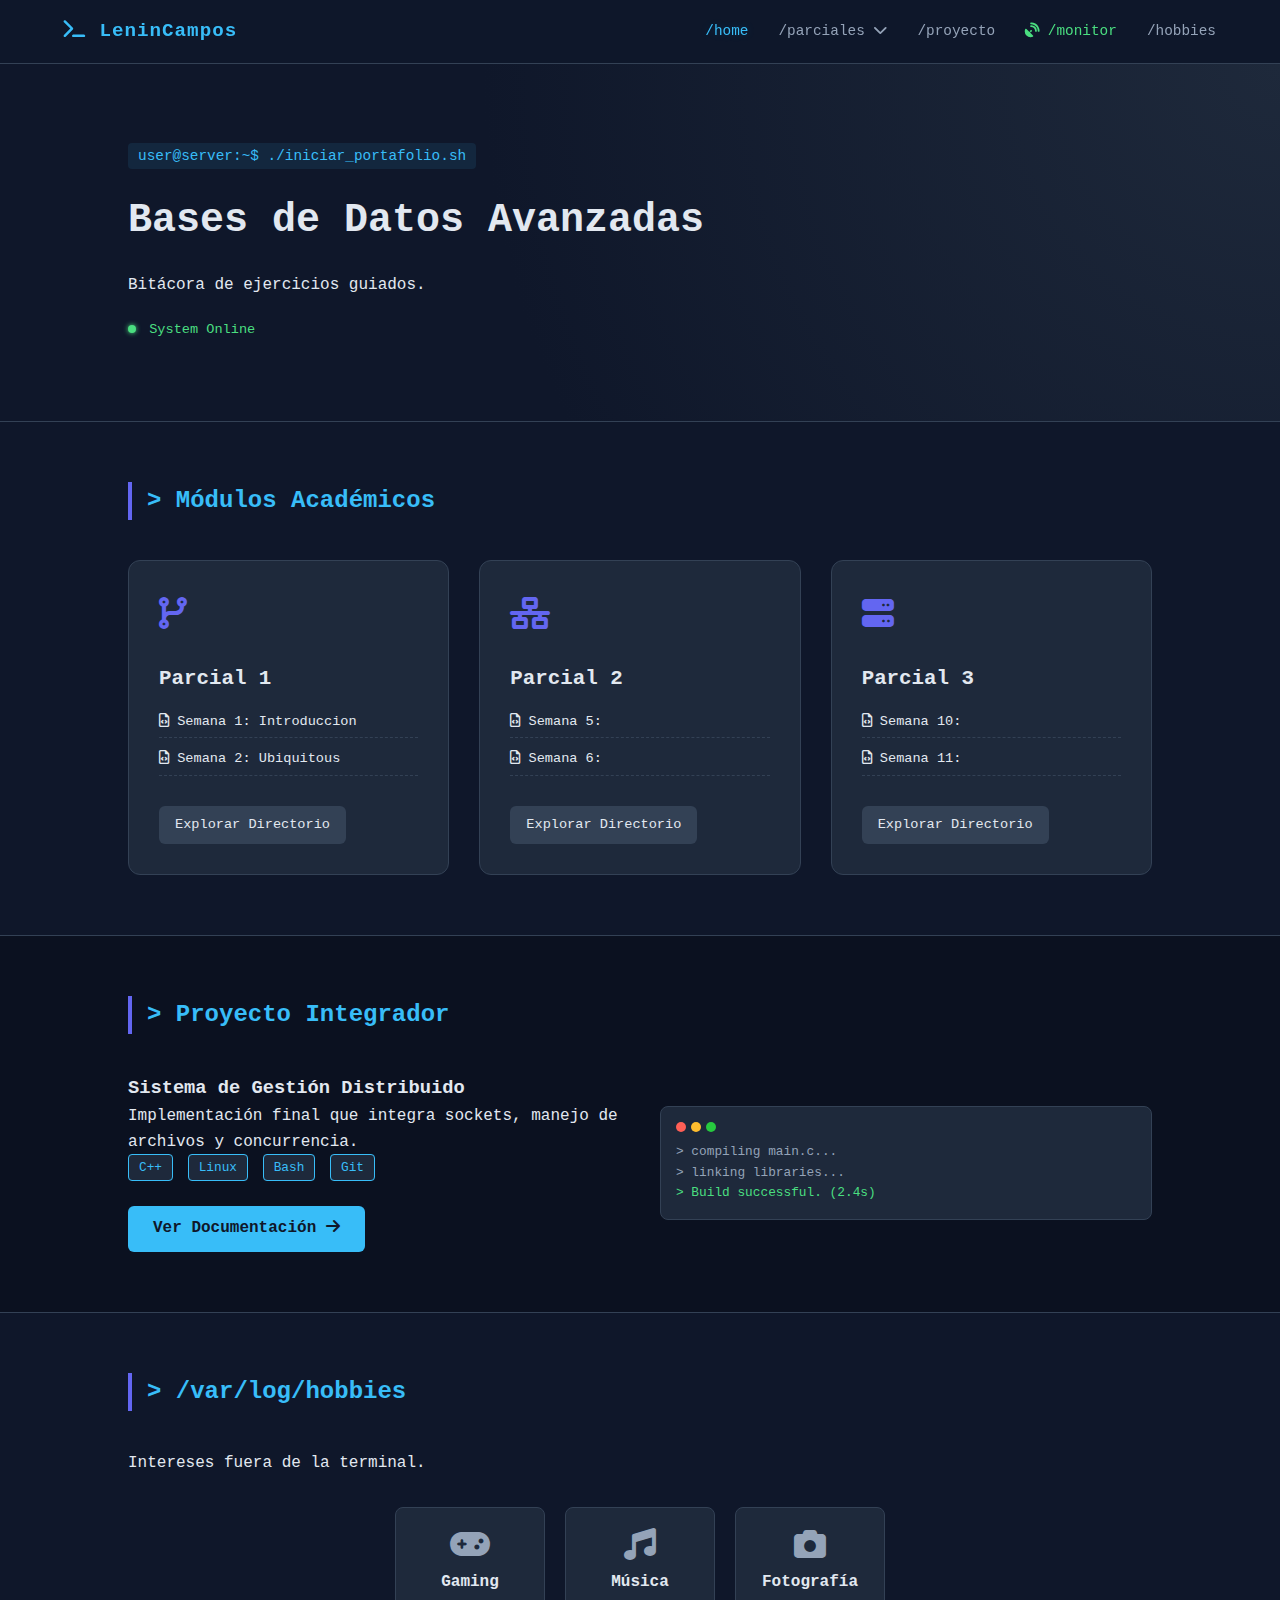
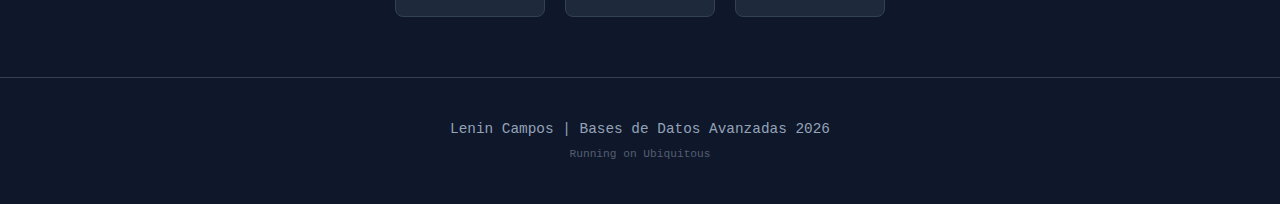
<file: index.html>
<!DOCTYPE html>
<html lang="es">

<head>
    <meta charset="UTF-8">
    <meta name="viewport" content="width=device-width, initial-scale=1.0">
    <title>Repositorio Académico | Lenin Campos</title>
    <link rel="stylesheet" href="style.css">
    <link rel="stylesheet" href="https://cdnjs.cloudflare.com/ajax/libs/font-awesome/6.4.0/css/all.min.css">
</head>

<body>

    <nav class="navbar">
        <div class="logo">
            <i class="fas fa-terminal"></i> LeninCampos
        </div>
        <ul class="nav-links" id="navLinks">
            <li><a href="#inicio" class="active">/home</a></li>
            <li class="dropdown">
                <a href="#parciales">/parciales <i class="fas fa-chevron-down"></i></a>
                <div class="dropdown-content">
                    <a href="parcial1/index.html">Parcial 1</a>
                    <a href="parcial2/index.html">Parcial 2</a>
                    <a href="parcial3/index.html">Parcial 3</a>
                </div>
            </li>
            <li><a href="#proyecto">/proyecto</a></li>
            <li><a href="dashboard.html" style="color: #4ade80;"><i class="fas fa-satellite-dish"></i> /monitor</a></li>
            <li><a href="#hobbies">/hobbies</a></li>
        </ul>
        <div class="burger" onclick="toggleMenu()">
            <div class="line1"></div>
            <div class="line2"></div>
            <div class="line3"></div>
        </div>
    </nav>

    <header id="inicio" class="tech-header">
        <div class="header-content">
            <span class="cmd-text">user@server:~$ ./iniciar_portafolio.sh</span>
            <h1>Bases de Datos Avanzadas</h1>
            <p>Bitácora de ejercicios guiados.</p>
            <div class="status-badge">
                <span class="status-dot"></span> System Online
            </div>
        </div>
    </header>

    <section id="parciales" class="main-container">
        <h2 class="section-title"> > Módulos Académicos</h2>

        <div class="grid-parciales">
            <article class="card-parcial">
                <div class="card-icon"><i class="fas fa-code-branch"></i></div>
                <h3>Parcial 1</h3>

                <ul class="file-list">
                    <li><i class="far fa-file-code"></i> <a href="parcial1/semana1/sesion2.html">Semana 1:
                            Introduccion</a></li>
                    <li><i class="far fa-file-code"></i> <a href="parcial1/semana2/sesion1.html">Semana 2:
                            Ubiquitous</a></li>
                </ul>
                <a href="parcial1/index.html" class="btn-card">Explorar Directorio</a>
            </article>

            <article class="card-parcial">
                <div class="card-icon"><i class="fas fa-network-wired"></i></div>
                <h3>Parcial 2</h3>

                <ul class="file-list">
                    <li><i class="far fa-file-code"></i> <a href="#">Semana 5:</a></li>
                    <li><i class="far fa-file-code"></i> <a href="#">Semana 6:</a></li>
                </ul>
                <a href="parcial2/index.html" class="btn-card">Explorar Directorio</a>
            </article>

            <article class="card-parcial">
                <div class="card-icon"><i class="fas fa-server"></i></div>
                <h3>Parcial 3</h3>

                <ul class="file-list">
                    <li><i class="far fa-file-code"></i> <a href="#">Semana 10:</a></li>
                    <li><i class="far fa-file-code"></i> <a href="#">Semana 11:</a></li>
                </ul>
                <a href="parcial3/index.html" class="btn-card">Explorar Directorio</a>
            </article>
        </div>
    </section>

    <section id="proyecto" class="section-dark">
        <div class="main-container">
            <h2 class="section-title"> > Proyecto Integrador</h2>
            <div class="project-layout">
                <div class="project-info">
                    <h3>Sistema de Gestión Distribuido</h3>
                    <p>Implementación final que integra sockets, manejo de archivos y concurrencia.</p>
                    <div class="tech-stack">
                        <span>C++</span> <span>Linux</span> <span>Bash</span> <span>Git</span>
                    </div>
                    <br>
                    <a href="proyecto/index.html" class="btn-main">Ver Documentación <i
                            class="fas fa-arrow-right"></i></a>
                </div>
                <div class="project-visual">
                    <div class="terminal-window">
                        <div class="terminal-header">
                            <span class="dot red"></span><span class="dot yellow"></span><span class="dot green"></span>
                        </div>
                        <div class="terminal-body">
                            <p class="code">> compiling main.c...</p>
                            <p class="code">> linking libraries...</p>
                            <p class="code success">> Build successful. (2.4s)</p>
                        </div>
                    </div>
                </div>
            </div>
        </div>
    </section>

    <section id="hobbies" class="main-container">
        <h2 class="section-title"> > /var/log/hobbies</h2>
        <p class="text-center">Intereses fuera de la terminal.</p>
        <div class="hobbies-grid">
            <div class="hobby-item">
                <i class="fas fa-gamepad"></i>
                <h4>Gaming</h4>
            </div>
            <div class="hobby-item">
                <i class="fas fa-music"></i>
                <h4>Música</h4>
            </div>
            <div class="hobby-item">
                <i class="fas fa-camera"></i>
                <h4>Fotografía</h4>
            </div>
        </div>
    </section>

    <footer>
        <p>Lenin Campos | Bases de Datos Avanzadas 2026</p>
        <p class="tiny-text">Running on Ubiquitous</p>
    </footer>

    <script src="script.js"></script>
</body>

</html>
</file>
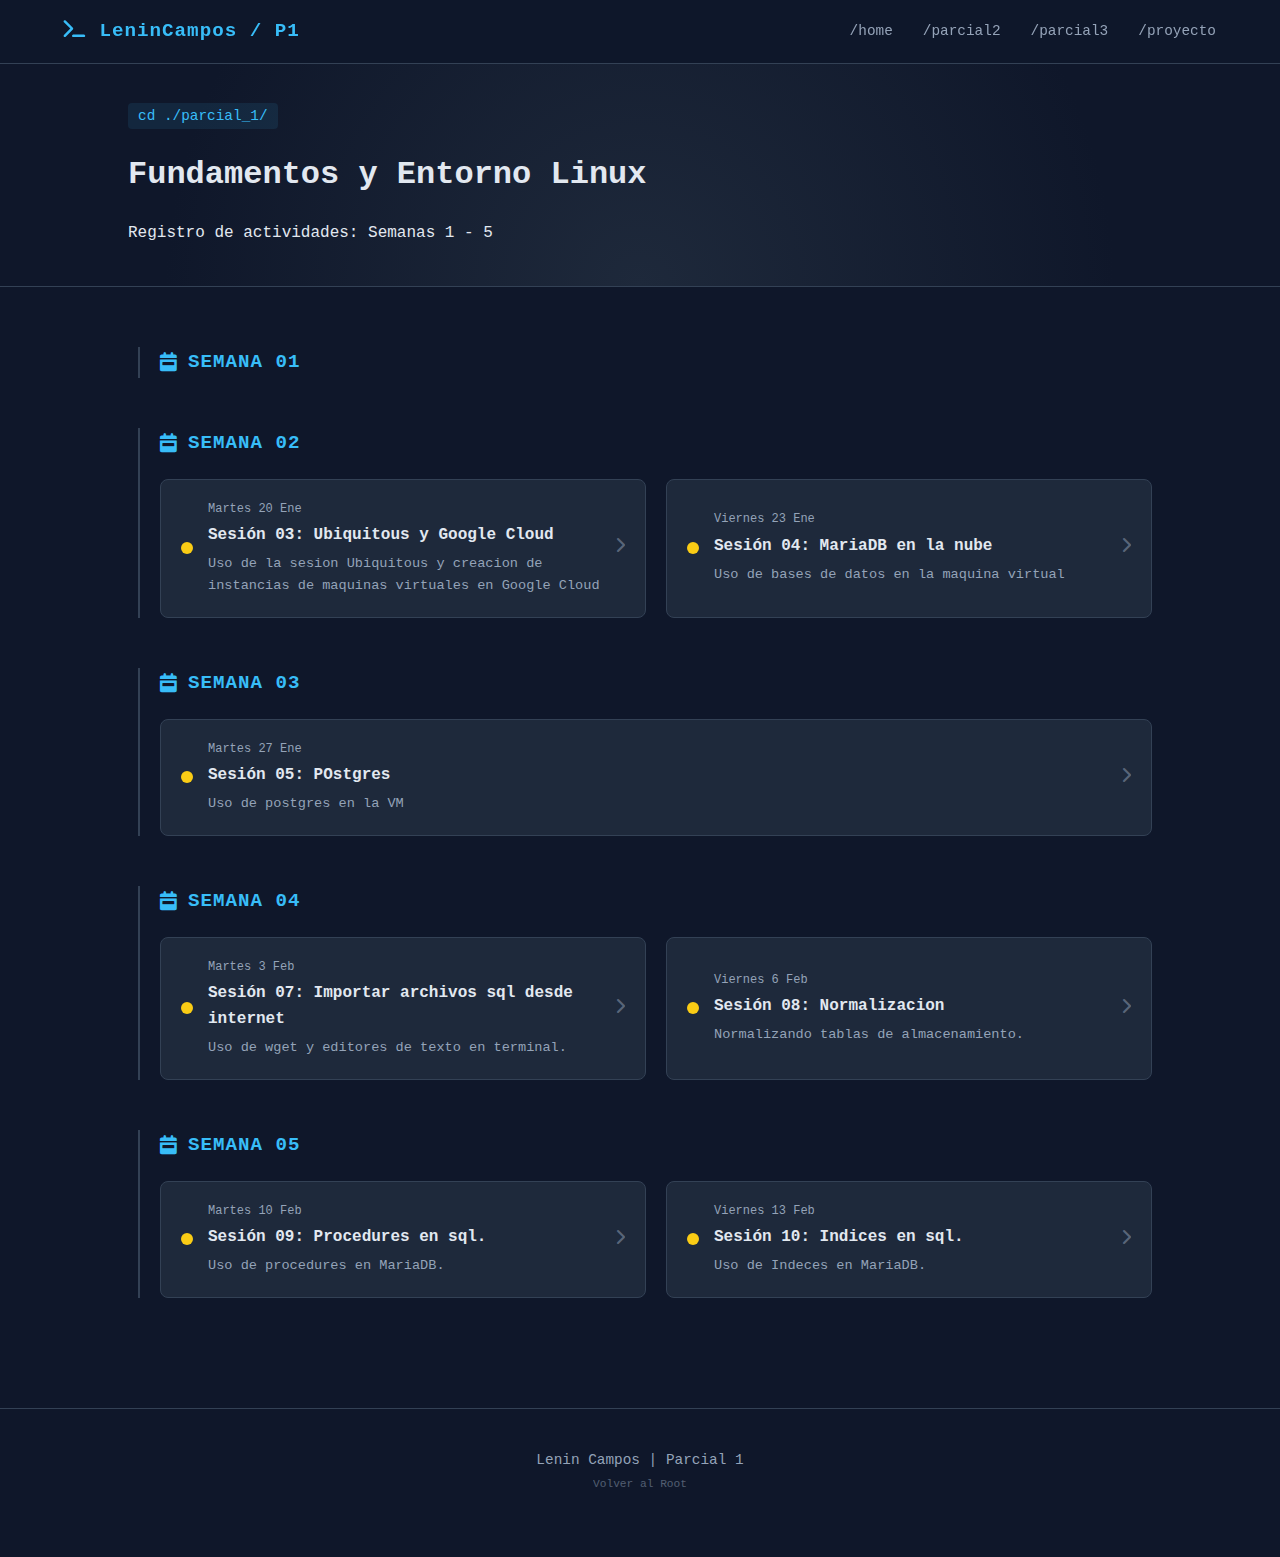
<file: parcial1/index.html>
<!DOCTYPE html>
<html lang="es">

<head>
    <meta charset="UTF-8">
    <meta name="viewport" content="width=device-width, initial-scale=1.0">
    <title>Parcial 1 | Bitácora de Actividades</title>
    <link rel="stylesheet" href="../style.css">
    <link rel="stylesheet" href="https://cdnjs.cloudflare.com/ajax/libs/font-awesome/6.4.0/css/all.min.css">
</head>

<body>

    <nav class="navbar">
        <div class="logo">
            <a href="../index.html"><i class="fas fa-terminal"></i> LeninCampos / P1</a>
        </div>
        <ul class="nav-links" id="navLinks">
            <li><a href="../index.html">/home</a></li>
            <li><a href="../parcial2/index.html">/parcial2</a></li>
            <li><a href="../parcial3/index.html">/parcial3</a></li>
            <li><a href="../index.html#proyecto">/proyecto</a></li>
        </ul>
        <div class="burger" onclick="toggleMenu()">
            <div class="line1"></div>
            <div class="line2"></div>
            <div class="line3"></div>
        </div>
    </nav>

    <header class="tech-header small-header">
        <div class="header-content">
            <span class="cmd-text">cd ./parcial_1/</span>
            <h1>Fundamentos y Entorno Linux</h1>
            <p>Registro de actividades: Semanas 1 - 5</p>
        </div>
    </header>

    <section class="main-container">

        <div class="week-container">
            <h3 class="week-title"><i class="fas fa-calendar-week"></i> Semana 01</h3>

        </div>

        <div class="week-container">
            <h3 class="week-title"><i class="fas fa-calendar-week"></i> Semana 02</h3>
            <div class="week-grid">

                <a href="semana2/sesion1.html" class="session-card">
                    <div class="session-status pending"></div>
                    <div class="session-info">
                        <span class="session-date">Martes 20 Ene</span>
                        <h4>Sesión 03: Ubiquitous y Google Cloud</h4>
                        <p class="session-desc">Uso de la sesion Ubiquitous y creacion de instancias de maquinas
                            virtuales en Google Cloud</p>
                    </div>
                    <div class="session-icon"><i class="fas fa-chevron-right"></i></div>
                </a>

                <a href="semana2/sesion2.html" class="session-card">
                    <div class="session-status pending"></div>
                    <div class="session-info">
                        <span class="session-date">Viernes 23 Ene</span>
                        <h4>Sesión 04: MariaDB en la nube</h4>
                        <p class="session-desc">Uso de bases de datos en la maquina virtual</p>
                    </div>
                    <div class="session-icon"><i class="fas fa-chevron-right"></i></div>
                </a>

            </div>
        </div>
        <div class="week-container">
            <h3 class="week-title"><i class="fas fa-calendar-week"></i> Semana 03</h3>
            <div class="week-grid">

                <a href="semana3/sesion1.html" class="session-card">
                    <div class="session-status pending"></div>
                    <div class="session-info">
                        <span class="session-date">Martes 27 Ene</span>
                        <h4>Sesión 05: POstgres</h4>
                        <p class="session-desc">Uso de postgres en la VM</p>
                    </div>
                    <div class="session-icon"><i class="fas fa-chevron-right"></i></div>
                </a>
            </div>
        </div>
        <div class="week-container">
            <h3 class="week-title"><i class="fas fa-calendar-week"></i> Semana 04</h3>
            <div class="week-grid">

                <a href="semana4/sesion1.html" class="session-card">
                    <div class="session-status pending"></div>
                    <div class="session-info">
                        <span class="session-date">Martes 3 Feb</span>
                        <h4>Sesión 07: Importar archivos sql desde internet </h4>
                        <p class="session-desc">Uso de wget y editores de texto en terminal.</p>
                    </div>
                    <div class="session-icon"><i class="fas fa-chevron-right"></i></div>
                </a>
                <a href="semana4/sesion2.html" class="session-card">
                    <div class="session-status pending"></div>
                    <div class="session-info">
                        <span class="session-date">Viernes 6 Feb</span>
                        <h4>Sesión 08: Normalizacion</h4>
                        <p class="session-desc">Normalizando tablas de almacenamiento.</p>
                    </div>
                    <div class="session-icon"><i class="fas fa-chevron-right"></i></div>
                </a>
            </div>

        </div>
        <div class="week-container">
            <h3 class="week-title"><i class="fas fa-calendar-week"></i> Semana 05</h3>
            <div class="week-grid">

                <a href="semana5/sesion1.html" class="session-card">
                    <div class="session-status pending"></div>
                    <div class="session-info">
                        <span class="session-date">Martes 10 Feb</span>
                        <h4>Sesión 09: Procedures en sql.</h4>
                        <p class="session-desc">Uso de procedures en MariaDB.</p>
                    </div>
                    <div class="session-icon"><i class="fas fa-chevron-right"></i></div>
                </a>
                <a href="semana5/sesion2.html" class="session-card">
                    <div class="session-status pending"></div>
                    <div class="session-info">
                        <span class="session-date">Viernes 13 Feb</span>
                        <h4>Sesión 10: Indices en sql.</h4>
                        <p class="session-desc">Uso de Indeces en MariaDB.</p>
                    </div>
                    <div class="session-icon"><i class="fas fa-chevron-right"></i></div>
                </a>
            </div>
        </div>
    </section>

    <footer>
        <p>Lenin Campos | Parcial 1</p>
        <a href="../index.html" class="tiny-text">Volver al Root</a>
    </footer>

    <script src="../script.js"></script>
</body>

</html>
</file>
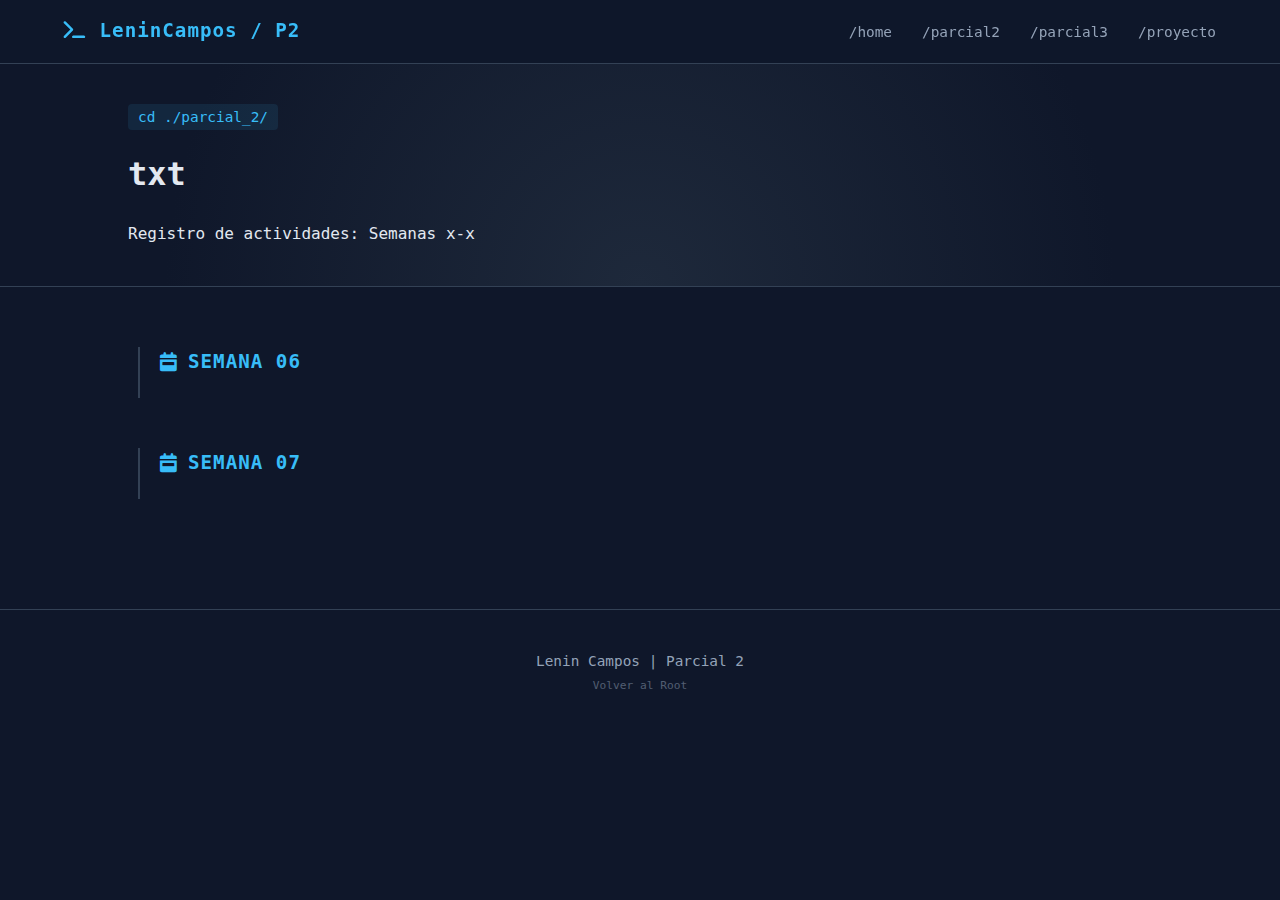
<file: parcial2/index.html>
<!DOCTYPE html>
<html lang="es">

<head>
    <meta charset="UTF-8">
    <meta name="viewport" content="width=device-width, initial-scale=1.0">
    <title>Parcial 2 | Bitácora de Actividades</title>
    <link rel="stylesheet" href="../style.css">
    <link rel="stylesheet" href="https://cdnjs.cloudflare.com/ajax/libs/font-awesome/6.4.0/css/all.min.css">
</head>

<body>

    <nav class="navbar">
        <div class="logo">
            <a href="../index.html"><i class="fas fa-terminal"></i> LeninCampos / P2</a>
        </div>
        <ul class="nav-links" id="navLinks">
            <li><a href="../index.html">/home</a></li>
            <li><a href="../parcial2/index.html">/parcial2</a></li>
            <li><a href="../parcial3/index.html">/parcial3</a></li>
            <li><a href="../index.html#proyecto">/proyecto</a></li>
        </ul>
        <div class="burger" onclick="toggleMenu()">
            <div class="line1"></div>
            <div class="line2"></div>
            <div class="line3"></div>
        </div>
    </nav>

    <header class="tech-header small-header">
        <div class="header-content">
            <span class="cmd-text">cd ./parcial_2/</span>
            <h1>txt</h1>
            <p>Registro de actividades: Semanas x-x</p>
        </div>
    </header>

    <section class="main-container">

        <div class="week-container">
            <h3 class="week-title"><i class="fas fa-calendar-week"></i> Semana 06</h3>
            <div class="week-grid">
            </div>
        </div>

        <div class="week-container">
            <h3 class="week-title"><i class="fas fa-calendar-week"></i> Semana 07</h3>
            <div class="week-grid">
            </div>
        </div>

    </section>

    <footer>
        <p>Lenin Campos | Parcial 2</p>
        <a href="../index.html" class="tiny-text">Volver al Root</a>
    </footer>

    <script src="../script.js"></script>
</body>

</html>
</file>
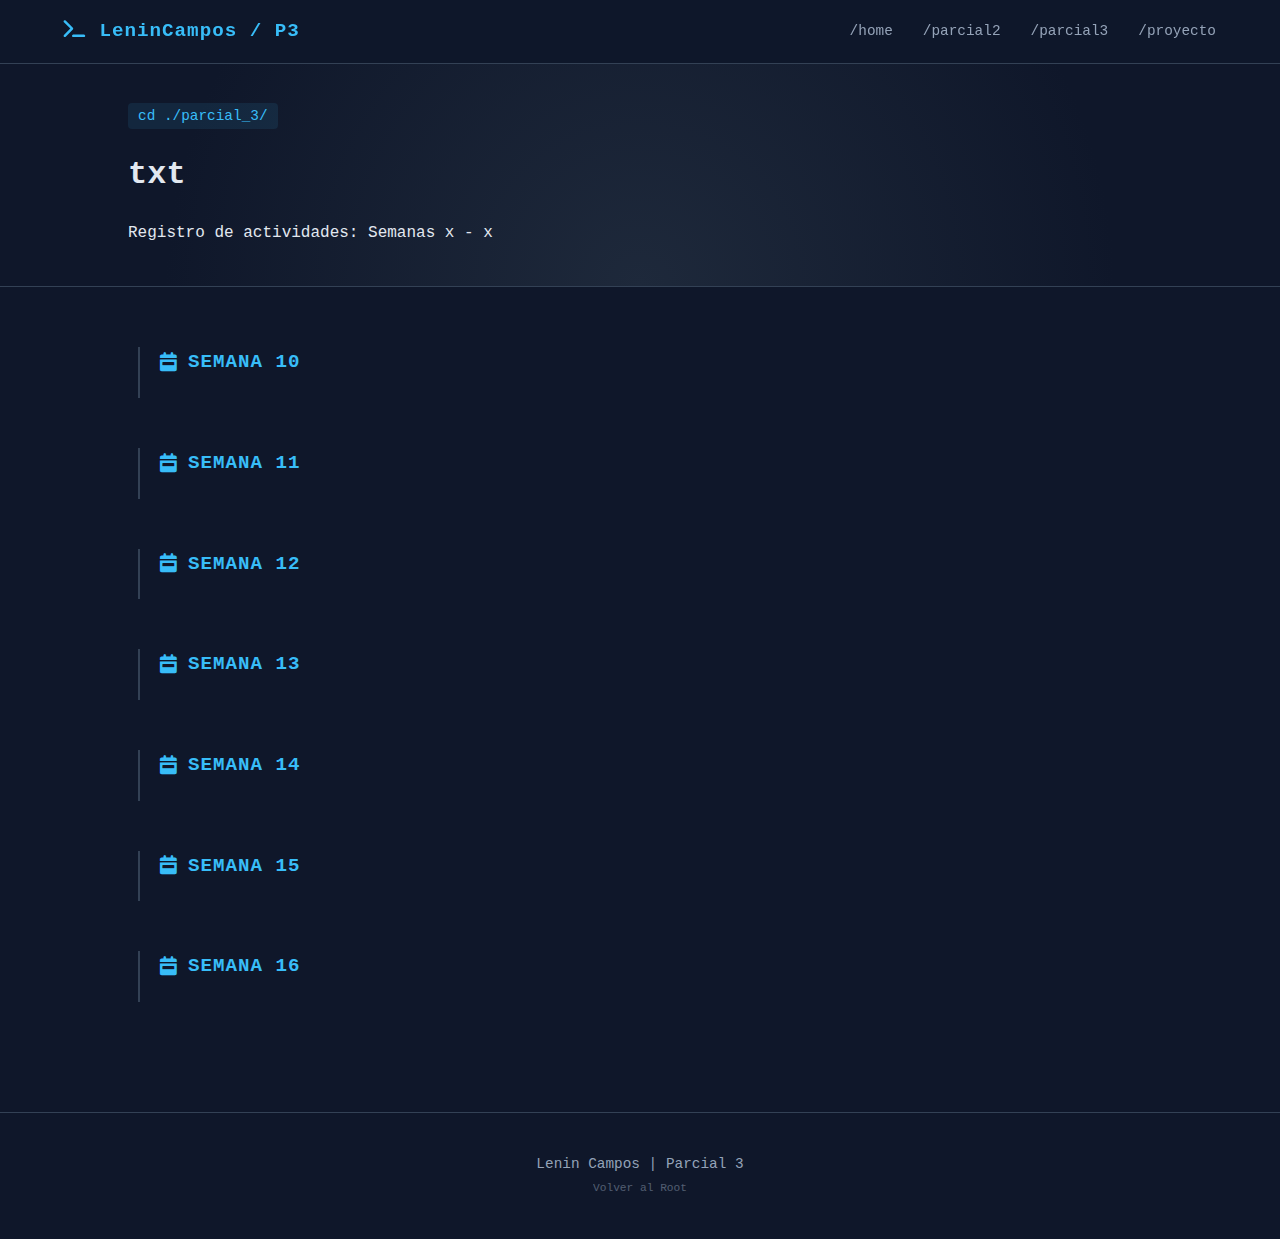
<file: parcial3/index.html>
<!DOCTYPE html>
<html lang="es">

<head>
    <meta charset="UTF-8">
    <meta name="viewport" content="width=device-width, initial-scale=1.0">
    <title>Parcial 3 | Bitácora de Actividades</title>
    <link rel="stylesheet" href="../style.css">
    <link rel="stylesheet" href="https://cdnjs.cloudflare.com/ajax/libs/font-awesome/6.4.0/css/all.min.css">
</head>

<body>

    <nav class="navbar">
        <div class="logo">
            <a href="../index.html"><i class="fas fa-terminal"></i> LeninCampos / P3</a>
        </div>
        <ul class="nav-links" id="navLinks">
            <li><a href="../index.html">/home</a></li>
            <li><a href="../parcial2/index.html">/parcial2</a></li>
            <li><a href="../parcial3/index.html">/parcial3</a></li>
            <li><a href="../index.html#proyecto">/proyecto</a></li>
        </ul>
        <div class="burger" onclick="toggleMenu()">
            <div class="line1"></div>
            <div class="line2"></div>
            <div class="line3"></div>
        </div>
    </nav>

    <header class="tech-header small-header">
        <div class="header-content">
            <span class="cmd-text">cd ./parcial_3/</span>
            <h1>txt</h1>
            <p>Registro de actividades: Semanas x - x</p>
        </div>
    </header>

    <section class="main-container">

        <div class="week-container">
            <h3 class="week-title"><i class="fas fa-calendar-week"></i> Semana 10</h3>
            <div class="week-grid">
            </div>
        </div>
        <div class="week-container">
            <h3 class="week-title"><i class="fas fa-calendar-week"></i> Semana 11</h3>
            <div class="week-grid">
            </div>
        </div>
        <div class="week-container">
            <h3 class="week-title"><i class="fas fa-calendar-week"></i> Semana 12</h3>
            <div class="week-grid">
            </div>
        </div>
        <div class="week-container">
            <h3 class="week-title"><i class="fas fa-calendar-week"></i> Semana 13</h3>
            <div class="week-grid">
            </div>
        </div>
        <div class="week-container">
            <h3 class="week-title"><i class="fas fa-calendar-week"></i> Semana 14</h3>
            <div class="week-grid">
            </div>
        </div>
        <div class="week-container">
            <h3 class="week-title"><i class="fas fa-calendar-week"></i> Semana 15</h3>
            <div class="week-grid">
            </div>
        </div>
        <div class="week-container">
            <h3 class="week-title"><i class="fas fa-calendar-week"></i> Semana 16</h3>
            <div class="week-grid">
            </div>
        </div>


    </section>

    <footer>
        <p>Lenin Campos | Parcial 3</p>
        <a href="../index.html" class="tiny-text">Volver al Root</a>
    </footer>

    <script src="../script.js"></script>
</body>

</html>
</file>
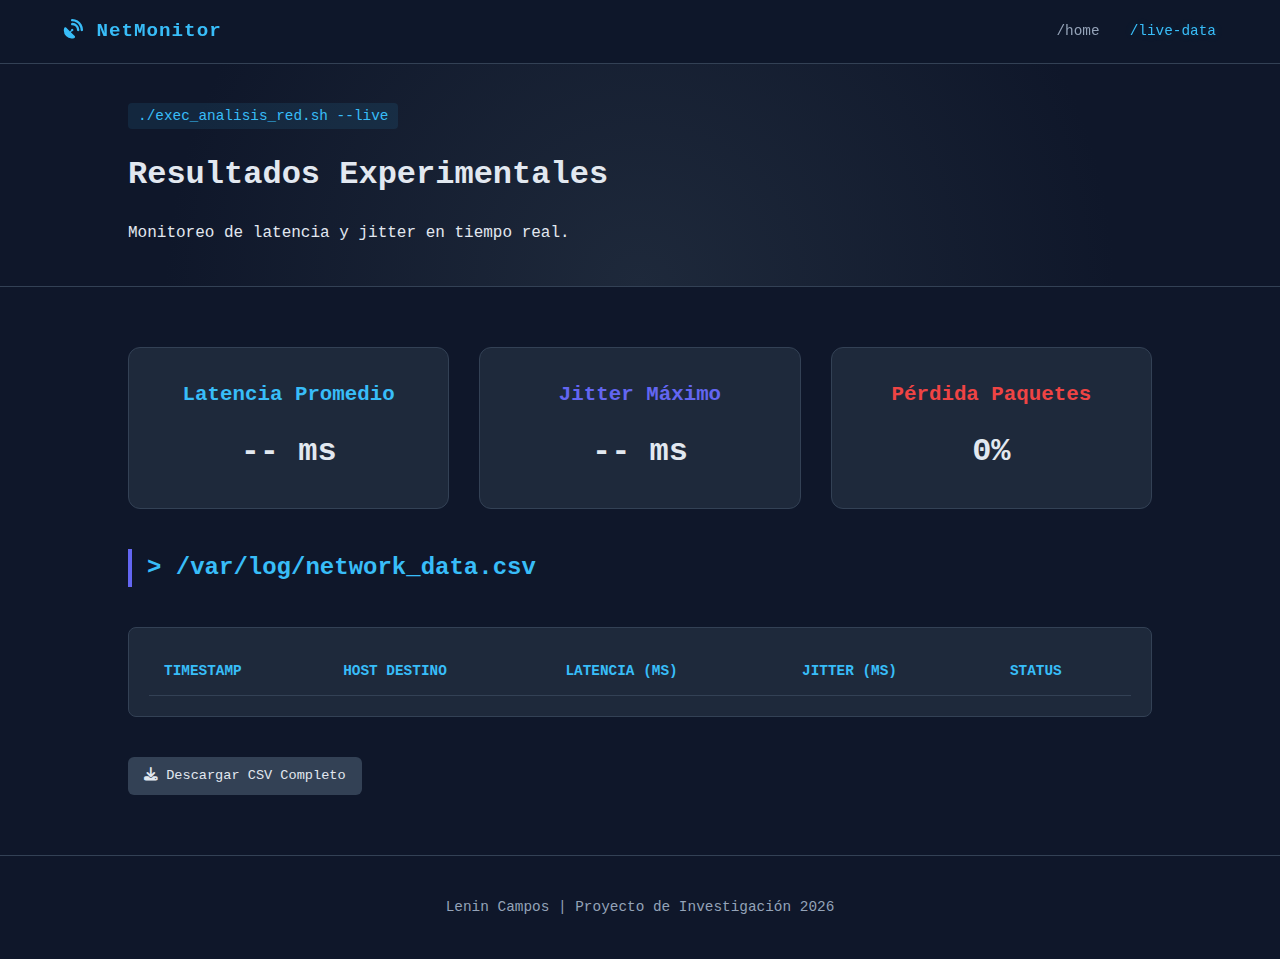
<file: dashboard.html>
<!DOCTYPE html>
<html lang="es">
<head>
    <meta charset="UTF-8">
    <meta name="viewport" content="width=device-width, initial-scale=1.0">
    <title>Monitor de Red | Proyecto Final</title>
    <link rel="stylesheet" href="style.css">
    <link rel="stylesheet" href="https://cdnjs.cloudflare.com/ajax/libs/font-awesome/6.4.0/css/all.min.css">
    <style>
        /* Estilos extra específicos para la tabla de datos */
        .data-table-container {
            background: var(--bg-card);
            border: 1px solid #334155;
            border-radius: 8px;
            overflow-x: auto;
            padding: 20px;
        }
        table {
            width: 100%;
            border-collapse: collapse;
            font-family: monospace;
            font-size: 0.9rem;
        }
        th, td {
            padding: 12px 15px;
            text-align: left;
            border-bottom: 1px solid #334155;
        }
        th {
            color: var(--primary);
            text-transform: uppercase;
            font-weight: bold;
        }
        tr:hover { background-color: rgba(56, 189, 248, 0.05); }
        .status-ok { color: #4ade80; }
        .status-warn { color: #facc15; }
        .status-bad { color: #ef4444; }
    </style>
</head>
<body>

    <nav class="navbar">
        <div class="logo">
            <a href="index.html"><i class="fas fa-satellite-dish"></i> NetMonitor</a>
        </div>
        <ul class="nav-links">
            <li><a href="index.html">/home</a></li>
            <li><a href="#" class="active">/live-data</a></li>
        </ul>
    </nav>

    <header class="tech-header small-header">
        <div class="header-content">
            <span class="cmd-text">./exec_analisis_red.sh --live</span>
            <h1>Resultados Experimentales</h1>
            <p>Monitoreo de latencia y jitter en tiempo real.</p>
        </div>
    </header>

    <section class="main-container">
        
        <div class="grid-parciales" style="margin-bottom: 40px;">
            <article class="card-parcial" style="text-align: center;">
                <h3 style="color: var(--primary);">Latencia Promedio</h3>
                <h1 id="avg-lat">-- ms</h1>
            </article>
            <article class="card-parcial" style="text-align: center;">
                <h3 style="color: var(--secondary);">Jitter Máximo</h3>
                <h1 id="max-jit">-- ms</h1>
            </article>
            <article class="card-parcial" style="text-align: center;">
                <h3 style="color: #ef4444;">Pérdida Paquetes</h3>
                <h1 id="total-loss">0%</h1>
            </article>
        </div>

        <h2 class="section-title"> > /var/log/network_data.csv</h2>
        
        <div class="data-table-container">
            <table id="networkTable">
                <thead>
                    <tr>
                        <th>Timestamp</th>
                        <th>Host Destino</th>
                        <th>Latencia (ms)</th>
                        <th>Jitter (ms)</th>
                        <th>Status</th>
                    </tr>
                </thead>
                <tbody>
                    <tr><td colspan="5">Cargando datos...</td></tr>
                </tbody>
            </table>
        </div>

        <div style="margin-top: 20px;">
            <a href="datos_red.csv" class="btn-card" download><i class="fas fa-download"></i> Descargar CSV Completo</a>
        </div>
    </section>

    <footer>
        <p>Lenin Campos | Proyecto de Investigación 2026</p>
    </footer>

    <script src="script.js"></script>
    <script>
        // Script simple para leer el CSV y poblar la tabla
        async function loadData() {
            try {
                const response = await fetch('datos_red.csv');
                const data = await response.text();
                
                const tableBody = document.querySelector('#networkTable tbody');
                const rows = data.split('\n').slice(1); // Ignorar encabezado
                
                let html = '';
                let totalLat = 0;
                let maxJit = 0;
                let count = 0;

                // Leemos las últimas 10 filas para no saturar la tabla (invertido para ver lo más reciente)
                rows.reverse().forEach(row => {
                    const cols = row.split(',');
                    if (cols.length >= 5) {
                        const lat = parseFloat(cols[2]);
                        const jit = parseFloat(cols[3]);
                        
                        // Cálculos rápidos para las tarjetas
                        if(!isNaN(lat)) {
                            totalLat += lat;
                            count++;
                            if (jit > maxJit) maxJit = jit;
                        }

                        // Lógica de colores semáforo
                        let statusClass = 'status-ok';
                        let statusText = 'STABLE';
                        if (lat > 100 || jit > 20) { statusClass = 'status-warn'; statusText = 'LAG'; }
                        if (parseFloat(cols[4]) > 0) { statusClass = 'status-bad'; statusText = 'LOSS'; }

                        html += `
                            <tr>
                                <td>${cols[0]}</td>
                                <td>${cols[1]}</td>
                                <td>${cols[2]}</td>
                                <td>${cols[3]}</td>
                                <td class="${statusClass}">[${statusText}]</td>
                            </tr>
                        `;
                    }
                });

                tableBody.innerHTML = html;

                // Actualizar tarjetas
                if (count > 0) {
                    document.getElementById('avg-lat').innerText = (totalLat / count).toFixed(2) + ' ms';
                    document.getElementById('max-jit').innerText = maxJit + ' ms';
                }

            } catch (error) {
                console.error('Error cargando CSV:', error);
                document.querySelector('#networkTable tbody').innerHTML = '<tr><td colspan="5">Error: No se encontró datos_red.csv</td></tr>';
            }
        }

        // Cargar datos al iniciar
        loadData();
        // Refrescar cada 10 segundos
        setInterval(loadData, 10000);
    </script>
</body>
</html>
</file>
<file: style.css>
/* Variables: Paleta "Dark Mode Developer" */
:root {
    --bg-dark: #0f172a;       /* Fondo principal */
    --bg-card: #1e293b;       /* Fondo de tarjetas */
    --primary: #38bdf8;       /* Cian para enlaces y acentos */
    --secondary: #6366f1;     /* Indigo para botones */
    --text-main: #e2e8f0;     /* Texto casi blanco */
    --text-muted: #94a3b8;    /* Texto gris para descripciones */
    --accent-glow: rgba(56, 189, 248, 0.2);
}

* {
    margin: 0;
    padding: 0;
    box-sizing: border-box;
}

body {
    font-family: 'Fira Code', 'Segoe UI', monospace; /* Fuente monoespaciada se ve más "dev" */
    line-height: 1.6;
    color: var(--text-main);
    background-color: var(--bg-dark);
}

a { text-decoration: none; color: inherit; transition: 0.3s; }
ul { list-style: none; }

/* --- NAVEGACIÓN --- */
.navbar {
    display: flex;
    justify-content: space-between;
    align-items: center;
    background-color: rgba(15, 23, 42, 0.95);
    border-bottom: 1px solid #334155;
    padding: 1rem 5%;
    position: sticky;
    top: 0;
    z-index: 1000;
    backdrop-filter: blur(10px);
}

.logo {
    font-size: 1.2rem;
    font-weight: bold;
    color: var(--primary);
    letter-spacing: 1px;
}

.nav-links { display: flex; }
.nav-links li { margin-left: 30px; }

.nav-links a {
    font-size: 0.9rem;
    color: var(--text-muted);
}

.nav-links a:hover, .nav-links a.active {
    color: var(--primary);
    text-shadow: 0 0 10px var(--accent-glow);
}

/* Dropdown */
.dropdown { position: relative; }
.dropdown-content {
    display: none;
    position: absolute;
    background-color: var(--bg-card);
    min-width: 180px;
    box-shadow: 0 10px 15px -3px rgba(0, 0, 0, 0.5);
    top: 100%;
    left: 0;
    border: 1px solid #334155;
    border-radius: 6px;
    margin-top: 10px;
}
.dropdown:hover .dropdown-content { display: block; }
.dropdown-content a {
    display: block;
    padding: 12px 16px;
    color: var(--text-main);
    border-bottom: 1px solid #334155;
}
.dropdown-content a:hover { background-color: #334155; }

/* --- HEADER TIPO TERMINAL --- */
.tech-header {
    padding: 80px 10%;
    text-align: left;
    border-bottom: 1px solid #334155;
    background: radial-gradient(circle at top right, #1e293b 0%, #0f172a 60%);
}

.cmd-text {
    font-family: monospace;
    color: var(--primary);
    background: rgba(56, 189, 248, 0.1);
    padding: 5px 10px;
    border-radius: 4px;
    font-size: 0.9rem;
}

.header-content h1 {
    font-size: 2.5rem;
    margin: 20px 0;
    color: var(--text-main);
}

.status-badge {
    margin-top: 20px;
    font-size: 0.85rem;
    color: #4ade80; /* Verde */
}
.status-dot {
    display: inline-block;
    width: 8px;
    height: 8px;
    background-color: #4ade80;
    border-radius: 50%;
    margin-right: 5px;
    box-shadow: 0 0 5px #4ade80;
}

/* --- GRID DE PARCIALES --- */
.main-container { padding: 60px 10%; }
.section-title {
    font-size: 1.5rem;
    margin-bottom: 40px;
    color: var(--primary);
    border-left: 4px solid var(--secondary);
    padding-left: 15px;
}

.grid-parciales {
    display: grid;
    grid-template-columns: repeat(auto-fit, minmax(300px, 1fr)); /* 3 columnas responsivas */
    gap: 30px;
}

.card-parcial {
    background-color: var(--bg-card);
    border: 1px solid #334155;
    border-radius: 12px;
    padding: 30px;
    transition: transform 0.3s, border-color 0.3s;
    position: relative;
    overflow: hidden;
}

.card-parcial:hover {
    transform: translateY(-5px);
    border-color: var(--primary);
    box-shadow: 0 10px 30px -10px rgba(0, 0, 0, 0.5);
}

.card-icon {
    font-size: 2rem;
    color: var(--secondary);
    margin-bottom: 20px;
}

.card-parcial h3 { margin-bottom: 15px; font-size: 1.3rem; }
.card-desc { color: var(--text-muted); font-size: 0.9rem; margin-bottom: 20px; }

.file-list li {
    font-size: 0.85rem;
    margin-bottom: 10px;
    border-bottom: 1px dashed #334155;
    padding-bottom: 5px;
}
.file-list a:hover { color: var(--primary); text-decoration: underline; }

.btn-card {
    display: inline-block;
    margin-top: 20px;
    padding: 8px 16px;
    background-color: #334155;
    color: var(--text-main);
    border-radius: 6px;
    font-size: 0.85rem;
}
.btn-card:hover { background-color: var(--secondary); }

/* --- PROYECTO --- */
.section-dark { background-color: #0b1120; border-top: 1px solid #334155; border-bottom: 1px solid #334155;}
.project-layout {
    display: grid;
    grid-template-columns: 1fr 1fr;
    gap: 40px;
    align-items: center;
}

.tech-stack span {
    background: #1e293b;
    padding: 5px 10px;
    border-radius: 4px;
    font-size: 0.8rem;
    color: var(--primary);
    border: 1px solid var(--primary);
    margin-right: 5px;
}

.terminal-window {
    background: #1e293b;
    border-radius: 8px;
    padding: 15px;
    border: 1px solid #334155;
    font-family: monospace;
}
.terminal-header { margin-bottom: 10px; display: flex; gap: 5px; }
.dot { width: 10px; height: 10px; border-radius: 50%; }
.red { background: #ff5f56; } .yellow { background: #ffbd2e; } .green { background: #27c93f; }
.code { font-size: 0.8rem; color: #94a3b8; }
.success { color: #4ade80; }

.btn-main {
    background: var(--primary);
    color: #0f172a;
    padding: 10px 25px;
    border-radius: 6px;
    font-weight: bold;
    display: inline-block;
}

/* --- HOBBIES --- */
.hobbies-grid {
    display: flex;
    justify-content: center;
    gap: 20px;
    margin-top: 30px;
}
.hobby-item {
    background: var(--bg-card);
    padding: 20px;
    border-radius: 8px;
    text-align: center;
    width: 150px;
    border: 1px solid #334155;
}
.hobby-item i { font-size: 2rem; color: var(--text-muted); margin-bottom: 10px; }
.hobby-item:hover i { color: var(--primary); }

/* --- BURGER MENU (MÓVIL) --- */
.burger { display: none; cursor: pointer; }
.burger div { width: 25px; height: 2px; background-color: var(--text-main); margin: 5px; }

@media screen and (max-width: 768px) {
    .nav-links {
        position: absolute; right: 0; height: 92vh; top: 8vh;
        background-color: var(--bg-card); display: flex; flex-direction: column;
        align-items: center; width: 60%; transform: translateX(100%); transition: 0.5s;
        border-left: 1px solid #334155;
    }
    .nav-links li { opacity: 0; margin: 20px 0; }
    .burger { display: block; }
    .nav-active { transform: translateX(0%); }
    .project-layout { grid-template-columns: 1fr; }
    
    @keyframes navLinkFade {
        from { opacity: 0; transform: translateX(50px); }
        to { opacity: 1; transform: translateX(0); }
    }
}

/* Footer */
footer {
    text-align: center;
    padding: 40px;
    color: var(--text-muted);
    font-size: 0.9rem;
    border-top: 1px solid #334155;
}
.tiny-text { font-size: 0.7rem; opacity: 0.5; margin-top: 5px; }

/* --- ESTILOS ESPECÍFICOS PARA PÁGINAS DE PARCIALES --- */

/* Header más compacto para las sub-páginas */
.small-header {
    padding: 40px 10%;
    background: radial-gradient(circle at bottom, #1e293b 0%, #0f172a 70%);
}
.small-header h1 { font-size: 2rem; }

/* Contenedor de Semana */
.week-container {
    margin-bottom: 50px;
    border-left: 2px solid #334155;
    padding-left: 20px;
    margin-left: 10px;
}

.week-title {
    color: var(--primary);
    margin-bottom: 20px;
    font-size: 1.2rem;
    text-transform: uppercase;
    letter-spacing: 1px;
    display: flex;
    align-items: center;
    gap: 10px;
}

/* Grid de Sesiones */
.week-grid {
    display: grid;
    grid-template-columns: repeat(auto-fit, minmax(300px, 1fr));
    gap: 20px;
}

/* Tarjeta de Sesión (Tipo Row) */
.session-card {
    background-color: var(--bg-card);
    border: 1px solid #334155;
    border-radius: 8px;
    padding: 20px;
    display: flex;
    align-items: center;
    gap: 15px;
    transition: all 0.3s ease;
    text-decoration: none;
    position: relative;
    overflow: hidden;
}

.session-card:hover {
    transform: translateX(5px);
    border-color: var(--primary);
    background-color: #243146;
}

/* Indicador de Estado (Semáforo) */
.session-status {
    width: 12px;
    height: 12px;
    border-radius: 50%;
    flex-shrink: 0;
}
.session-status.done { background-color: #4ade80; box-shadow: 0 0 5px #4ade80; } /* Verde */
.session-status.pending { background-color: #facc15; } /* Amarillo */
.session-status.missing { background-color: #ef4444; } /* Rojo */

.session-info { flex-grow: 1; }

.session-date {
    font-size: 0.75rem;
    color: var(--text-muted);
    display: block;
    margin-bottom: 4px;
    font-family: monospace;
}

.session-info h4 {
    color: var(--text-main);
    font-size: 1rem;
    margin-bottom: 5px;
}

.session-desc {
    font-size: 0.85rem;
    color: #94a3b8;
}

.session-icon {
    color: var(--text-muted);
    opacity: 0.5;
    transition: 0.3s;
}
.session-card:hover .session-icon {
    opacity: 1;
    color: var(--primary);
    transform: translateX(5px);
}

/* --- ESTILOS PARA REPORTES (SESIONES) --- */

.report-header {
    background: linear-gradient(to right, #0f172a, #1e293b);
    padding: 60px 10%;
    border-bottom: 1px solid #334155;
}

.meta-tags { margin-bottom: 15px; }
.tag {
    background-color: var(--secondary);
    color: white;
    padding: 4px 10px;
    border-radius: 20px;
    font-size: 0.75rem;
    margin-right: 10px;
    font-weight: bold;
}

.subtitle { color: var(--text-muted); margin-top: 10px; font-family: monospace; }

.report-container {
    max-width: 900px; /* Ancho de lectura cómodo */
    margin: 0 auto;
    padding: 40px 20px;
}

.report-section { margin-bottom: 60px; }

.content-box {
    background-color: transparent;
    color: var(--text-main);
    line-height: 1.8;
}
.content-box strong { color: var(--primary); }

/* Ventana de Código (Estilo VS Code) */
.code-window {
    background-color: #282c34;
    border-radius: 8px;
    margin: 20px 0;
    border: 1px solid #334155;
    overflow: hidden;
}
.window-header {
    background-color: #21252b;
    padding: 10px 15px;
    display: flex;
    align-items: center;
    border-bottom: 1px solid #181a1f;
}
.filename { margin-left: 15px; font-size: 0.8rem; color: #abb2bf; font-family: monospace; }

/* Evidencias / Screenshots */
.screenshot-container {
    margin: 20px 0;
    text-align: center;
}
.screenshot-container img {
    max-width: 100%;
    border-radius: 8px;
    border: 1px solid #334155;
    box-shadow: 0 10px 30px rgba(0,0,0,0.3);
}
.screenshot-container figcaption {
    margin-top: 10px;
    font-size: 0.85rem;
    color: var(--text-muted);
    font-style: italic;
}

/* Sección de Descarga */
.download-card {
    background-color: var(--bg-card);
    border: 1px solid #334155;
    border-radius: 10px;
    padding: 20px;
    display: flex;
    justify-content: space-between;
    align-items: center;
    flex-wrap: wrap;
    gap: 15px;
}
.download-info h3 { color: var(--text-main); font-size: 1.1rem; }
.download-info p { font-size: 0.85rem; color: var(--text-muted); }

.btn-download {
    background-color: var(--primary);
    color: #0f172a;
    padding: 10px 20px;
    border-radius: 6px;
    font-weight: bold;
    display: flex;
    align-items: center;
    gap: 8px;
}
.btn-download:hover { background-color: #38bdf8; transform: translateY(-2px); }

.readme-preview {
    margin-top: 15px;
    background-color: #000;
    padding: 15px;
    border-radius: 6px;
    border-left: 3px solid var(--primary);
}
.cmd-preview { color: #4ade80; font-family: monospace; font-size: 0.85rem; }

/* Referencias APA */
.references-list { list-style: none; padding-left: 0; }
.references-list li {
    padding-left: 20px;
    text-indent: -20px; /* Sangría francesa típica de APA */
    margin-bottom: 10px;
    color: var(--text-muted);
    font-size: 0.9rem;
}
</file>
